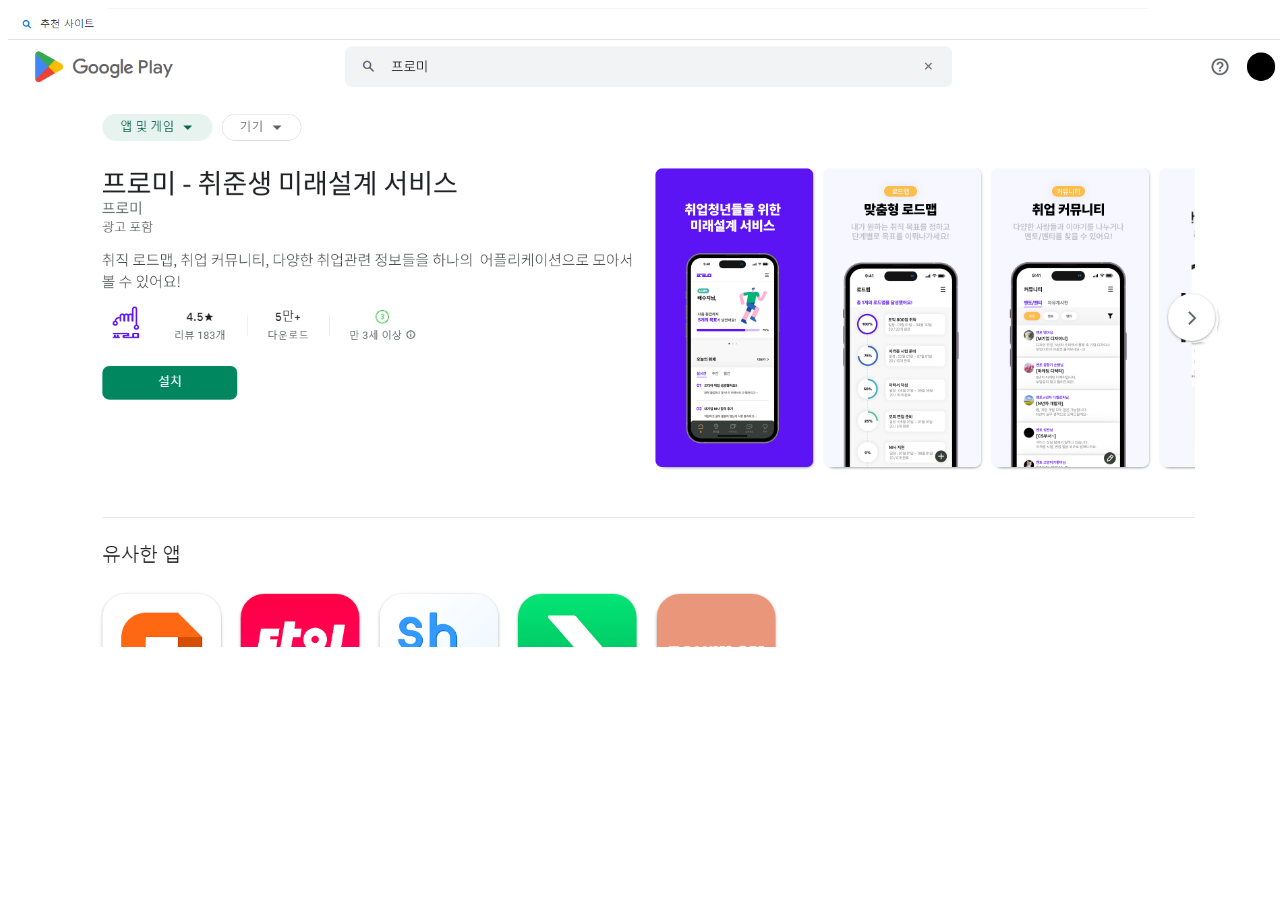
<file: Download1.html>
<!DOCTYPE html>
<html lang="ko">
<head>
 <meta charset="UTF-8">
 <meta name="viewport" content="width=device-width, initial-scale=1.0">
 <title>DownloadPage_GoogleStore</title>
 <link rel="stylesheet" href="./css/Download2.css">
</head>
<body>
 
 <section>
  <img src="./images/DownloadGoogleStore.png" alt="">
 </section>
 
</body>
</html>
</file>
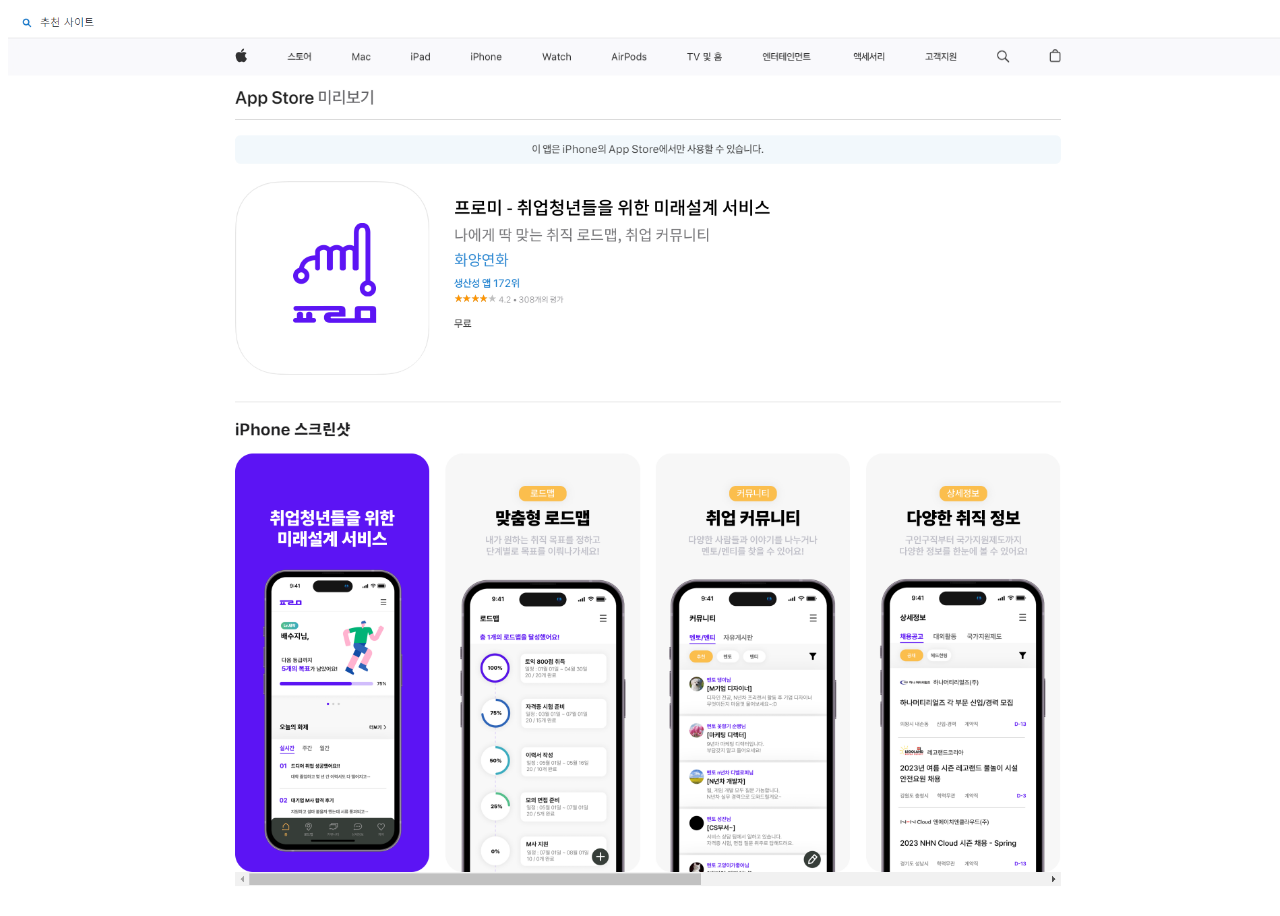
<file: Download2.html>
<!DOCTYPE html>
<html lang="ko">
<head>
 <meta charset="UTF-8">
 <meta name="viewport" content="width=device-width, initial-scale=1.0">
 <title>DownloadPage_AppStore</title>
 <link rel="stylesheet" href="./css/Download1.css">
</head>
<body>
 
 <section>
  <img src="./images/DownloadAppStore.png" alt="">
 </section>
 
</body>
</html>
</file>
<file: css/Download2.css>
body { background-color: white; }
section {width: 100vw; height: 100vh;}
section > img {width: 100%;}
</file>
<file: css/Download1.css>
body { background-color: white; }
section {width: 100vw; height: 100vh;}
section > img {width: 100%;}
</file>
